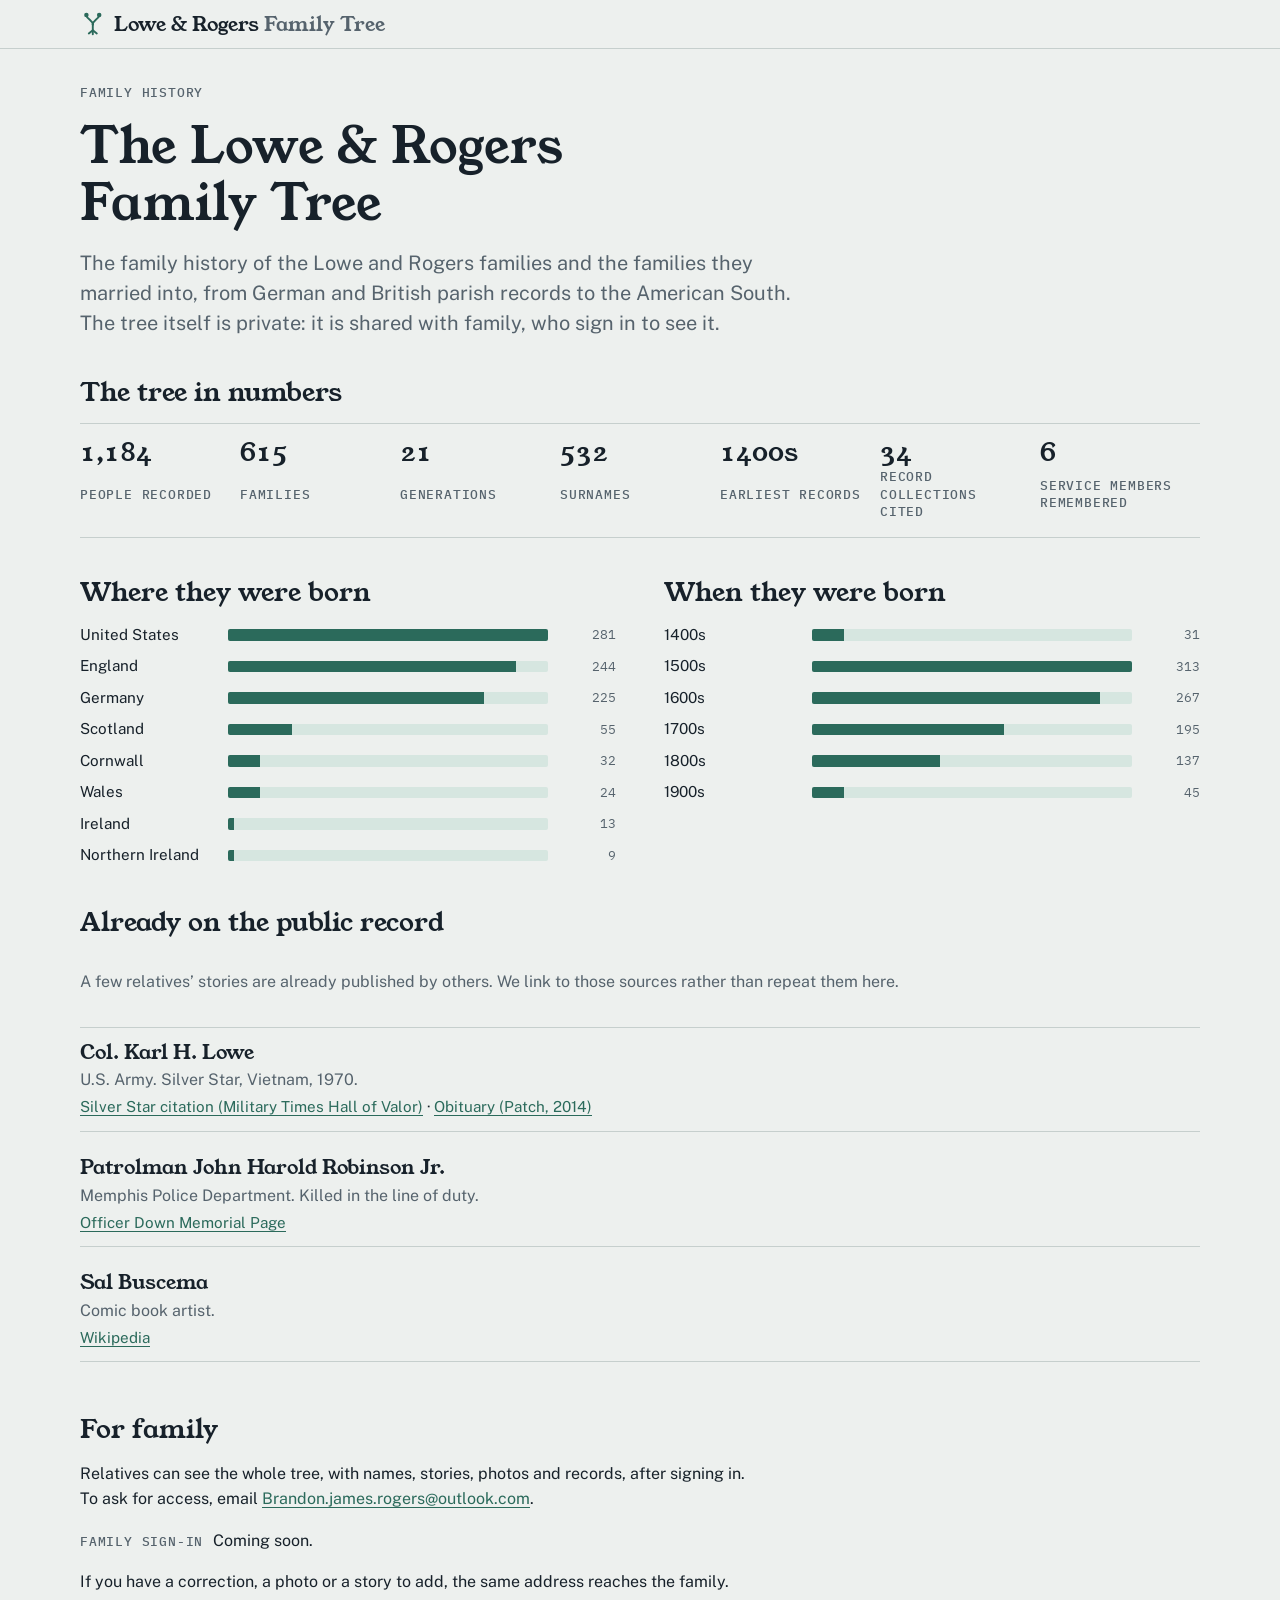
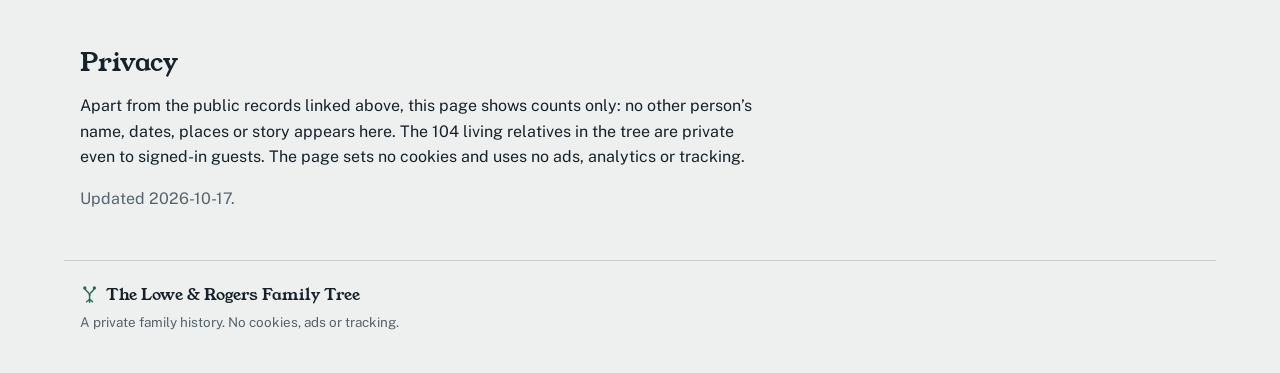
<file: site/index.html>
<!doctype html>
<html lang="en">
<head>
<meta charset="utf-8">
<meta name="viewport" content="width=device-width, initial-scale=1, viewport-fit=cover">
<meta http-equiv="Content-Security-Policy" content="default-src 'none'; style-src 'self'; font-src 'self'; img-src 'self' data:; manifest-src 'self'; base-uri 'none'; form-action 'none'">
<meta name="referrer" content="no-referrer">
<title>Lowe &amp; Rogers Family Tree</title>
<meta name="description" content="The Lowe and Rogers family history, in numbers. The tree is private and shared with family.">
<link rel="canonical" href="https://dmvthrowers.club/Family-tree-public/">
<meta name="color-scheme" content="light dark">
<meta name="theme-color" content="#edf0ee" media="(prefers-color-scheme: light)">
<meta name="theme-color" content="#10161b" media="(prefers-color-scheme: dark)">
<meta property="og:type" content="website">
<meta property="og:site_name" content="Lowe &amp; Rogers Family Tree">
<meta property="og:title" content="Lowe &amp; Rogers Family Tree">
<meta property="og:description" content="The Lowe and Rogers family history, in numbers. The tree is private and shared with family.">
<meta property="og:url" content="https://dmvthrowers.club/Family-tree-public/">
<meta property="og:image" content="https://dmvthrowers.club/Family-tree-public/assets/social-card.png">
<meta property="og:image:width" content="1200">
<meta property="og:image:height" content="630">
<meta property="og:image:alt" content="Lowe &amp; Rogers Family Tree">
<meta name="twitter:card" content="summary_large_image">
<link rel="icon" href="assets/icon.svg" type="image/svg+xml">
<link rel="icon" href="favicon.ico" sizes="32x32">
<link rel="apple-touch-icon" href="assets/apple-touch-icon.png">
<link rel="manifest" href="site.webmanifest">
<link rel="author" href="humans.txt">
<link rel="stylesheet" href="assets/site.css">
</head>
<body>
<a class="skip" href="#view">Skip to content</a>
<header class="bar"><div class="bar-in"><a class="brand" href=""><svg class="emblem" aria-hidden="true" focusable="false" xmlns="http://www.w3.org/2000/svg" viewBox="0 0 32 32"><g fill="none" stroke="currentColor" stroke-width="2.4" stroke-linecap="round" stroke-linejoin="round"><path d="M16 29V17"/><path d="M16 17C16 12 10 11 8 6"/><path d="M16 17C16 12 22 11 24 6"/><path d="M16 24l-5 4M16 24l5 4"/></g><circle cx="8" cy="5" r="2.8" fill="currentColor"/><circle cx="24" cy="5" r="2.8" fill="currentColor"/></svg><span class="brand-name">Lowe &amp; Rogers <span>Family Tree</span></span></a></div></header>
<main id="view" class="wrap" tabindex="-1"><section class="hero"><span class="label">Family history</span><h1>The Lowe &amp; Rogers Family Tree</h1><p>The family history of the Lowe and Rogers families and the families they married into, from German and British parish records to the American South. The tree itself is private: it is shared with family, who sign in to see it.</p></section><section class="section" aria-labelledby="by-numbers"><h2 id="by-numbers">The tree in numbers</h2><div class="stats"><div class="stat"><b class="num">1,184</b><span class="label">people recorded</span></div><div class="stat"><b class="num">615</b><span class="label">families</span></div><div class="stat"><b class="num">21</b><span class="label">generations</span></div><div class="stat"><b class="num">532</b><span class="label">surnames</span></div><div class="stat"><b class="num">1400s</b><span class="label">earliest records</span></div><div class="stat"><b class="num">34</b><span class="label">record collections cited</span></div><div class="stat"><b class="num">6</b><span class="label">service members remembered</span></div></div></section><section class="section split"><div><h2>Where they were born</h2><ul class="bars" aria-label="Births by country"><li><span class="bar-k">United States</span><span class="bar-v"><span class="bar-fill bar-10"></span></span><span class="bar-n num">281</span></li><li><span class="bar-k">England</span><span class="bar-v"><span class="bar-fill bar-9"></span></span><span class="bar-n num">244</span></li><li><span class="bar-k">Germany</span><span class="bar-v"><span class="bar-fill bar-8"></span></span><span class="bar-n num">225</span></li><li><span class="bar-k">Scotland</span><span class="bar-v"><span class="bar-fill bar-2"></span></span><span class="bar-n num">55</span></li><li><span class="bar-k">Cornwall</span><span class="bar-v"><span class="bar-fill bar-1"></span></span><span class="bar-n num">32</span></li><li><span class="bar-k">Wales</span><span class="bar-v"><span class="bar-fill bar-1"></span></span><span class="bar-n num">24</span></li><li><span class="bar-k">Ireland</span><span class="bar-v"><span class="bar-fill bar-0"></span></span><span class="bar-n num">13</span></li><li><span class="bar-k">Northern Ireland</span><span class="bar-v"><span class="bar-fill bar-0"></span></span><span class="bar-n num">9</span></li></ul></div><div><h2>When they were born</h2><ul class="bars" aria-label="Births by century"><li><span class="bar-k">1400s</span><span class="bar-v"><span class="bar-fill bar-1"></span></span><span class="bar-n num">31</span></li><li><span class="bar-k">1500s</span><span class="bar-v"><span class="bar-fill bar-10"></span></span><span class="bar-n num">313</span></li><li><span class="bar-k">1600s</span><span class="bar-v"><span class="bar-fill bar-9"></span></span><span class="bar-n num">267</span></li><li><span class="bar-k">1700s</span><span class="bar-v"><span class="bar-fill bar-6"></span></span><span class="bar-n num">195</span></li><li><span class="bar-k">1800s</span><span class="bar-v"><span class="bar-fill bar-4"></span></span><span class="bar-n num">137</span></li><li><span class="bar-k">1900s</span><span class="bar-v"><span class="bar-fill bar-1"></span></span><span class="bar-n num">45</span></li></ul></div></section><section class="section" aria-labelledby="public-record"><h2 id="public-record">Already on the public record</h2><p class="muted">A few relatives&rsquo; stories are already published by others. We link to those sources rather than repeat them here.</p><ul class="hl"><li><span class="hl-name">Col. Karl H. Lowe</span> <span class="muted">U.S. Army. Silver Star, Vietnam, 1970.</span><span class="hl-links"><a href="https://valor.militarytimes.com/?p=115525" rel="noopener noreferrer">Silver Star citation (Military Times Hall of Valor)</a> &middot; <a href="https://patch.com/virginia/fairfaxcity/col-karl-lowe-71" rel="noopener noreferrer">Obituary (Patch, 2014)</a></span></li><li><span class="hl-name">Patrolman John Harold Robinson Jr.</span> <span class="muted">Memphis Police Department. Killed in the line of duty.</span><span class="hl-links"><a href="https://www.odmp.org/officer/15328" rel="noopener noreferrer">Officer Down Memorial Page</a></span></li><li><span class="hl-name">Sal Buscema</span> <span class="muted">Comic book artist.</span><span class="hl-links"><a href="https://en.wikipedia.org/wiki/Sal_Buscema" rel="noopener noreferrer">Wikipedia</a></span></li></ul></section><section class="section prose" aria-labelledby="family"><h2 id="family">For family</h2><p>Relatives can see the whole tree, with names, stories, photos and records, after signing in. To ask for access, email <a href="mailto:Brandon.james.rogers@outlook.com">Brandon.james.rogers@outlook.com</a>.</p><p class="soon"><span class="label">Family sign-in</span> Coming soon.</p><p>If you have a correction, a photo or a story to add, the same address reaches the family.</p></section><section class="section prose" aria-labelledby="privacy"><h2 id="privacy">Privacy</h2><p>Apart from the public records linked above, this page shows counts only: no other person&rsquo;s name, dates, places or story appears here. The 104 living relatives in the tree are private even to signed-in guests. The page sets no cookies and uses no ads, analytics or tracking.</p><p class="muted">Updated 2026-10-17.</p></section></main>
<footer class="foot wrap"><p class="foot-brand"><svg class="emblem" aria-hidden="true" focusable="false" xmlns="http://www.w3.org/2000/svg" viewBox="0 0 32 32"><g fill="none" stroke="currentColor" stroke-width="2.4" stroke-linecap="round" stroke-linejoin="round"><path d="M16 29V17"/><path d="M16 17C16 12 10 11 8 6"/><path d="M16 17C16 12 22 11 24 6"/><path d="M16 24l-5 4M16 24l5 4"/></g><circle cx="8" cy="5" r="2.8" fill="currentColor"/><circle cx="24" cy="5" r="2.8" fill="currentColor"/></svg> The Lowe &amp; Rogers Family Tree</p><p>A private family history. No cookies, ads or tracking.</p></footer>
</body>
</html>
</file>
<file: site/assets/site.css>
@font-face { font-family: "Young Serif"; font-style: normal; font-weight: 400; font-display: swap; src: url(fonts/young-serif.woff2) format("woff2"); }
@font-face { font-family: "Public Sans"; font-style: normal; font-weight: 100 900; font-display: swap; src: url(fonts/public-sans.woff2) format("woff2"); }
@font-face { font-family: "Public Sans"; font-style: italic; font-weight: 400; font-display: swap; src: url(fonts/public-sans-italic.woff2) format("woff2"); }
@font-face { font-family: "IBM Plex Mono"; font-style: normal; font-weight: 400; font-display: swap; src: url(fonts/ibm-plex-mono-400.woff2) format("woff2"); }
@font-face { font-family: "IBM Plex Mono"; font-style: normal; font-weight: 500; font-display: swap; src: url(fonts/ibm-plex-mono-500.woff2) format("woff2"); }
/* Layout: a records-office ledger. One reading column for people, a wide
   working area for the tree; ink on cool archival paper, verdigris accent
   (the oxidized bronze of grave markers and plaques). */
:root {
  --paper: #edf0ee;
  --card: #f8faf9;
  --ink: #17212a;
  --muted: #56636d;
  --rule: #c6cfcd;
  --accent: #2b6a5b;
  --accent-soft: #d6e6e0;
  --living: #5f6a74;
  --display: "Young Serif", "Iowan Old Style", Georgia, serif;
  --body: "Public Sans", "Segoe UI", system-ui, sans-serif;
  --mono: "IBM Plex Mono", ui-monospace, "SFMono-Regular", Menlo, monospace;
  --step--1: 0.84rem;
  --step-0: 1rem;
  --step-1: 1.25rem;
  --step-2: 1.6rem;
  --step-3: clamp(2rem, 1.4rem + 2.6vw, 3.1rem);
}
@media (prefers-color-scheme: dark) {
  :root:not([data-theme="light"]) {
    --paper: #10161b; --card: #172028; --ink: #e1e7e9; --muted: #95a3ac;
    --rule: #2b3843; --accent: #7cc3ae; --accent-soft: #1f3a34; --living: #8a96a0;
    color-scheme: dark;
  }
}
:root[data-theme="dark"] {
  --paper: #10161b; --card: #172028; --ink: #e1e7e9; --muted: #95a3ac;
  --rule: #2b3843; --accent: #7cc3ae; --accent-soft: #1f3a34; --living: #8a96a0;
  color-scheme: dark;
}

* { box-sizing: border-box; }
html { -webkit-text-size-adjust: 100%; }
body {
  margin: 0; background: var(--paper); color: var(--ink);
  font: 400 var(--step-0)/1.6 var(--body);
}
a { color: var(--accent); text-underline-offset: 0.18em; }
a:focus-visible, button:focus-visible, input:focus-visible, summary:focus-visible {
  outline: 2px solid var(--accent); outline-offset: 2px;
}
h1, h2, h3 { font-family: var(--display); font-weight: 400; line-height: 1.15; text-wrap: balance; margin: 0; }
h1 { font-size: var(--step-3); }
h2 { font-size: var(--step-2); }
h3 { font-size: var(--step-1); }
.wrap {
  max-width: 72rem; margin: 0 auto;
  padding-left: max(16px, env(safe-area-inset-left, 0px));
  padding-right: max(16px, env(safe-area-inset-right, 0px));
}
.label {
  font: 500 var(--step--1)/1.3 var(--mono); letter-spacing: 0.06em;
  text-transform: uppercase; color: var(--muted);
}
.muted { color: var(--muted); }
.num { font-variant-numeric: tabular-nums; }

/* Top bar */
.bar {
  position: sticky; top: env(safe-area-inset-top, 0px); z-index: 5;
  background: var(--paper); border-bottom: 1px solid var(--rule);
}
.bar-in {
  max-width: 72rem; margin: 0 auto; display: flex; flex-wrap: wrap;
  align-items: baseline; justify-content: space-between; gap: 0.25rem 1.5rem;
  padding-block: 0.7rem;
  padding-left: max(16px, env(safe-area-inset-left, 0px));
  padding-right: max(16px, env(safe-area-inset-right, 0px));
}
.brand { display: inline-flex; align-items: center; gap: 0.5rem; font: 400 var(--step-1)/1.2 var(--display); color: var(--ink); text-decoration: none; }
.brand .emblem { width: 1.6rem; height: 1.6rem; color: var(--accent); flex: none; }
.brand .brand-name { color: var(--ink); }
.brand .brand-name span { color: var(--muted); }
.bar nav { display: flex; flex-wrap: wrap; gap: 0.2rem 1.1rem; }
.bar nav a {
  font: 500 var(--step--1)/1.6 var(--mono); letter-spacing: 0.06em; text-transform: uppercase;
  color: var(--muted); text-decoration: none; border-bottom: 2px solid transparent;
}
.bar nav a[aria-current="page"] { color: var(--ink); border-bottom-color: var(--accent); }

main { padding-block: 2.2rem 3rem; display: grid; gap: 2.5rem; outline: none; }
.foot { display: grid; gap: 0.4rem; padding-block: 1.5rem 2.5rem; border-top: 1px solid var(--rule); color: var(--muted); font-size: var(--step--1); }
.foot p { max-width: 44rem; margin: 0; }
.foot-brand { display: flex; align-items: center; gap: 0.45rem; font: 400 var(--step-0)/1.3 var(--display); color: var(--ink); }
.foot-brand .emblem { width: 1.2rem; height: 1.2rem; color: var(--accent); }

/* Skip link: off-screen until focused */
.skip { position: absolute; left: 16px; top: -3rem; z-index: 10; padding: 0.4rem 0.8rem;
  background: var(--card); color: var(--ink); border: 1px solid var(--accent); }
.skip:focus { top: 0.5rem; }

/* Reading pages (About, not found) */
.prose { max-width: 42rem; display: grid; gap: 0.9rem; }
.prose h2 { margin-top: 0.8rem; }
.prose p { margin: 0; }

/* Home */
.hero { display: grid; gap: 1rem; max-width: 46rem; }
.hero p { margin: 0; font-size: var(--step-1); line-height: 1.5; color: var(--muted); }
.stats {
  display: grid; grid-template-columns: repeat(auto-fit, minmax(9rem, 1fr));
  border-top: 1px solid var(--rule); border-bottom: 1px solid var(--rule);
}
.stat { padding: 1rem 1rem 1rem 0; display: grid; gap: 0.15rem; }
.stat b { font: 400 var(--step-2)/1 var(--display); font-variant-numeric: tabular-nums; }
.section { display: grid; gap: 1rem; }
.section-head { display: flex; flex-wrap: wrap; align-items: baseline; justify-content: space-between; gap: 0.5rem 1rem; }
.cards { display: grid; grid-template-columns: repeat(auto-fill, minmax(16rem, 1fr)); gap: 1rem; }
.card {
  background: var(--card); border: 1px solid var(--rule); border-radius: 4px;
  padding: 1rem 1.1rem; display: grid; gap: 0.35rem; align-content: start;
  color: var(--ink); text-decoration: none;
}
a.card:hover { border-color: var(--accent); }
.card .who { font: 400 var(--step-1)/1.25 var(--display); }
.card p { margin: 0; color: var(--muted); font-size: 0.95rem; }

/* Lists */
.search { display: flex; flex-wrap: wrap; gap: 0.75rem; align-items: center; }
.search input {
  flex: 1 1 18rem; min-width: 0; font: inherit; color: var(--ink); background: var(--card);
  border: 1px solid var(--rule); border-radius: 4px; padding: 0.6rem 0.8rem;
}
.chip {
  font: 500 var(--step--1)/1 var(--mono); letter-spacing: 0.04em; color: var(--accent);
  background: var(--accent-soft); border: 0; border-radius: 999px; padding: 0.45rem 0.75rem; cursor: pointer;
}
.rows { list-style: none; margin: 0; padding: 0; border-top: 1px solid var(--rule); }
.rows li {
  display: grid; grid-template-columns: minmax(0, 1.4fr) 7.5rem minmax(0, 1.6fr);
  gap: 0.25rem 1rem; padding: 0.55rem 0; border-bottom: 1px solid var(--rule); align-items: baseline;
}
.rows .yrs { font-family: var(--mono); font-size: var(--step--1); color: var(--muted); font-variant-numeric: tabular-nums; }
.rows .pl { color: var(--muted); font-size: 0.92rem; min-width: 0; overflow-wrap: anywhere; }
.more { justify-self: start; font: inherit; color: var(--accent); background: none; border: 1px solid var(--rule); border-radius: 4px; padding: 0.5rem 0.9rem; cursor: pointer; }
.surnames { display: grid; grid-template-columns: repeat(auto-fill, minmax(12rem, 1fr)); gap: 0 1.5rem; }
.surnames button {
  display: flex; justify-content: space-between; gap: 1rem; width: 100%; text-align: left;
  font: inherit; color: var(--ink); background: none; border: 0; border-bottom: 1px solid var(--rule);
  padding: 0.45rem 0; cursor: pointer;
}
.surnames button:hover .sn { color: var(--accent); }
.surnames .ct { font-family: var(--mono); font-size: var(--step--1); color: var(--muted); }
.letter { grid-column: 1 / -1; font: 400 var(--step-2)/1 var(--display); color: var(--accent); padding-top: 1.2rem; }

/* Person */
.person { display: grid; gap: 2.2rem; grid-template-columns: minmax(0, 1fr) minmax(0, 20rem); align-items: start; }
.person > .col { display: grid; gap: 2rem; min-width: 0; }
.ph { display: grid; gap: 0.5rem; }
.ph .life { font: 400 var(--step-1)/1.3 var(--mono); color: var(--muted); font-variant-numeric: tabular-nums; }
.ph .aka { margin: 0; color: var(--muted); }
.facts { width: 100%; border-collapse: collapse; }
.facts th, .facts td { text-align: left; vertical-align: top; padding: 0.6rem 0.75rem 0.6rem 0; border-bottom: 1px solid var(--rule); }
.facts th { width: 8.5rem; font: 500 var(--step--1)/1.6 var(--mono); letter-spacing: 0.05em; text-transform: uppercase; color: var(--muted); }
.facts .d { font-variant-numeric: tabular-nums; }
.facts .x { display: block; color: var(--muted); font-size: 0.93rem; }
.notes { display: grid; gap: 0.8rem; max-width: 42rem; }
.notes p { margin: 0; }
.src { margin: 0; padding-left: 1.1rem; color: var(--muted); font-size: 0.93rem; }
.refs { border-top: 1px solid var(--rule); padding-top: 1.2rem; }
.refs h2 { font-size: var(--step-1); }
.refs .src { display: grid; gap: 0.45rem; padding-left: 1.4rem; overflow-wrap: anywhere; }
.refs .src .x { display: block; font-size: 0.86rem; }
.refs-note { margin: 0; font-size: var(--step--1); }
details { border-top: 1px solid var(--rule); padding-top: 0.8rem; }
summary { cursor: pointer; color: var(--muted); }
details ul { margin: 0.6rem 0 0; padding-left: 1.1rem; color: var(--muted); font-size: 0.9rem; overflow-wrap: anywhere; }
.fam { background: var(--card); border: 1px solid var(--rule); border-radius: 4px; padding: 1rem 1.1rem; display: grid; gap: 1.1rem; }
.fam-group { display: grid; gap: 0.35rem; }
.fam-group ul { list-style: none; margin: 0; padding: 0; display: grid; gap: 0.3rem; }
.fam-group li { display: flex; flex-wrap: wrap; justify-content: space-between; gap: 0 0.75rem; }
.fam-group .yrs { font-family: var(--mono); font-size: var(--step--1); color: var(--muted); }
.fam-group .tag { flex-basis: 100%; font-size: 0.85rem; color: var(--muted); }
.living { color: var(--living); font-style: italic; }
.btn {
  justify-self: start; display: inline-block; font: 500 var(--step--1)/1 var(--mono); letter-spacing: 0.06em;
  text-transform: uppercase; color: var(--paper); background: var(--accent); border-radius: 4px;
  padding: 0.7rem 1rem; text-decoration: none;
}

/* Tree */
.tree-head { display: flex; flex-wrap: wrap; justify-content: space-between; align-items: end; gap: 0.75rem 1.5rem; }
.tree-scroll { overflow-x: auto; padding-bottom: 0.5rem; }
.pedigree {
  display: grid; grid-template-columns: repeat(4, minmax(11rem, 1fr)); grid-template-rows: repeat(8, minmax(4.2rem, auto));
  column-gap: 1.6rem; row-gap: 0.45rem; min-width: 50rem;
}
.slot { position: relative; display: flex; align-items: center; }
.slot::before {
  content: ""; position: absolute; left: -1.6rem; width: 1.6rem; top: 50%; border-top: 1px solid var(--rule);
}
.slot.g0::before { display: none; }
.node {
  width: 100%; background: var(--card); border: 1px solid var(--rule); border-left: 3px solid var(--accent);
  border-radius: 4px; padding: 0.5rem 0.7rem; display: grid; gap: 0.1rem; text-decoration: none; color: var(--ink);
}
a.node:hover { border-color: var(--accent); }
.node .nm { font-weight: 600; line-height: 1.25; overflow-wrap: anywhere; }
.node .yr { font: 400 var(--step--1)/1.3 var(--mono); color: var(--muted); font-variant-numeric: tabular-nums; }
.node.empty { border-style: dashed; border-left-width: 1px; color: var(--muted); background: transparent; }
.node.liv { border-left-color: var(--living); }
.node.root { border-left-width: 6px; }
.kids { display: flex; flex-wrap: wrap; gap: 0.5rem; }
.kids a, .kids span { background: var(--card); border: 1px solid var(--rule); border-radius: 4px; padding: 0.35rem 0.65rem; font-size: 0.95rem; text-decoration: none; }

@media (max-width: 760px) {
  .person { grid-template-columns: minmax(0, 1fr); }
  .rows li { grid-template-columns: minmax(0, 1fr) auto; }
  .rows .pl { grid-column: 1 / -1; }
  .facts th { width: 6.5rem; }
  .pedigree { grid-template-rows: repeat(8, minmax(3.4rem, auto)); grid-template-columns: repeat(4, 10.5rem); min-width: 0; column-gap: 1.2rem; }
  .slot::before { left: -1.2rem; width: 1.2rem; }
}
@media (prefers-reduced-motion: no-preference) {
  main { animation: rise 0.25s ease-out both; }
  @keyframes rise { from { transform: translateY(4px); } to { transform: none; } }
}

/* Whole tree */
.whole-tools { display: flex; flex-wrap: wrap; align-items: center; gap: 0.5rem; }
.whole-tools input {
  width: 12rem; max-width: 100%; font: inherit; color: var(--ink); background: var(--card);
  border: 1px solid var(--rule); border-radius: 4px; padding: 0.45rem 0.7rem;
}
.tool {
  min-width: 2.4rem; font: 500 var(--step--1)/1 var(--mono); color: var(--ink); background: var(--card);
  border: 1px solid var(--rule); border-radius: 4px; padding: 0.55rem 0.7rem; cursor: pointer;
}
.tool:hover { border-color: var(--accent); }
.whole-hits { list-style: none; margin: 0; padding: 0; border: 1px solid var(--rule); border-radius: 4px; background: var(--card); max-width: 26rem; }
.whole-hits li + li { border-top: 1px solid var(--rule); }
.whole-hits button { display: flex; justify-content: space-between; gap: 1rem; width: 100%; font: inherit; color: var(--ink); background: none; border: 0; padding: 0.5rem 0.75rem; text-align: left; cursor: pointer; }
.whole-hits .yrs, .wcard .yrs { font-family: var(--mono); font-size: var(--step--1); color: var(--muted); }
.whole-hits .muted { padding: 0.5rem 0.75rem; }
.stage {
  position: relative; height: clamp(420px, 72vh, 900px); border: 1px solid var(--rule); border-radius: 4px;
  overflow: hidden; background: var(--paper); touch-action: none;
}
.stage canvas { position: absolute; inset: 0; width: 100%; height: 100%; display: block; cursor: grab; }
.stage canvas:active { cursor: grabbing; }
.wcard {
  position: absolute; left: 0.75rem; bottom: 0.75rem; max-width: min(20rem, calc(100% - 1.5rem));
  display: grid; gap: 0.2rem; background: var(--card); border: 1px solid var(--rule); border-left: 3px solid var(--accent);
  border-radius: 4px; padding: 0.7rem 0.9rem;
}
.wcard b { font: 400 var(--step-1)/1.2 var(--display); }
.wlinks { display: flex; flex-wrap: wrap; gap: 0.2rem 1rem; margin-top: 0.3rem; }
.btn-quiet { color: var(--accent); background: transparent; border: 1px solid var(--accent); }
aside.col .btn { margin-top: 0; }

/* Focus views: fan chart, family circle, research gaps */
:root { --q0: #2b6a5b; --q1: #5d7f3a; --q2: #8a5a2b; --q3: #6a4f86; }
@media (prefers-color-scheme: dark) { :root:not([data-theme="light"]) { --q0: #7cc3ae; --q1: #a9c77f; --q2: #d9a56c; --q3: #b9a1d9; } }
:root[data-theme="dark"] { --q0: #7cc3ae; --q1: #a9c77f; --q2: #d9a56c; --q3: #b9a1d9; }
.focus-tabs { display: flex; flex-wrap: wrap; gap: 0.3rem 1.2rem; border-bottom: 1px solid var(--rule); }
.focus-tabs a { font: 500 var(--step--1)/2 var(--mono); letter-spacing: 0.05em; text-transform: uppercase; color: var(--muted); text-decoration: none; border-bottom: 2px solid transparent; }
.focus-tabs a[aria-current="page"] { color: var(--ink); border-bottom-color: var(--accent); }
.btn-row { display: flex; flex-wrap: wrap; gap: 0.5rem; }
.fan-tools { display: flex; flex-wrap: wrap; align-items: center; gap: 0.5rem 0.75rem; }
.fan-tools .chip { text-decoration: none; }
.fan-tools .chip[aria-current="true"] { background: var(--accent); color: var(--paper); }
.legend { display: flex; flex-wrap: wrap; align-items: center; gap: 0.3rem 0.6rem; font-size: var(--step--1); color: var(--muted); }
.sw { display: inline-block; width: 0.8rem; height: 0.8rem; border-radius: 2px; vertical-align: -0.1em; }
.sw.q0 { background: var(--q0); } .sw.q1 { background: var(--q1); } .sw.q2 { background: var(--q2); } .sw.q3 { background: var(--q3); }
.sw.gap { border: 1px dashed var(--muted); }
svg.fan { width: 100%; min-width: 34rem; max-width: 64rem; height: auto; display: block; margin: 0 auto; }
.seg { stroke: var(--paper); stroke-width: 1.5; }
.seg.q0 { fill: var(--q0); } .seg.q1 { fill: var(--q1); } .seg.q2 { fill: var(--q2); } .seg.q3 { fill: var(--q3); }
.seg.gap { fill: var(--paper); stroke: var(--muted); stroke-dasharray: 4 3; }
.seg.liv { fill: var(--living); }
.seg.root { fill: var(--card); stroke: var(--accent); stroke-width: 2; }
a:hover > .seg:not(.gap), a:focus > .seg:not(.gap) { opacity: 0.85; }
.seg-t { fill: var(--paper); font: 600 11px var(--body); text-anchor: middle; pointer-events: none; }
.seg-t .seg-y, .seg-y { font: 400 9.5px var(--mono); }
.seg-t.gap-t { fill: var(--muted); font-weight: 400; }
.root-t { fill: var(--ink); font: 400 15px var(--display); }
text.seg-y { fill: var(--muted); }
svg.circle { width: 100%; min-width: 40rem; max-width: 62rem; height: auto; display: block; margin: 0 auto; }
.circle .ring { fill: none; stroke: var(--rule); stroke-dasharray: 2 5; }
.circle line { stroke: var(--rule); stroke-width: 1.2; }
.cn rect { fill: var(--card); stroke: var(--rule); rx: 4; }
.cn.me rect { fill: var(--accent-soft); stroke: var(--accent); stroke-width: 2; }
.cn.liv rect { fill: var(--paper); stroke: var(--living); stroke-dasharray: 3 3; }
.cn.gap rect { stroke-dasharray: 4 3; }
a:hover > .cn rect, a:focus > .cn rect { stroke: var(--accent); }
.cn text { fill: var(--ink); font: 600 13px var(--body); }
.cn.me text { font: 400 16px var(--display); }
.cn text.cy, .cn.me text.cy { fill: var(--muted); font: 400 11px var(--mono); }
.cn text.living { fill: var(--living); font-style: italic; font-weight: 400; }
.ring-label { fill: var(--muted); font: 500 11px var(--mono); letter-spacing: 0.06em; text-transform: uppercase; }
.gap-tools { display: flex; flex-wrap: wrap; align-items: center; gap: 0.75rem; }
.gap-group { display: grid; gap: 0.5rem; max-width: 46rem; }
.gap-group h2 { font-size: var(--step-1); }
.gap-list { margin: 0; padding-left: 1.2rem; display: grid; gap: 0.35rem; }
.gap-text { width: 100%; max-width: 46rem; min-height: 12rem; font: 400 var(--step--1)/1.5 var(--mono); color: var(--ink); background: var(--card); border: 1px solid var(--rule); border-radius: 4px; padding: 0.75rem; }
.edition { padding-block: 0.6rem; background: var(--accent-soft); color: var(--ink); font-size: var(--step--1); }
.seg-t.r4 { font-size: 9.5px; } .seg-t.r4 .seg-y { font-size: 8.5px; }
svg.circle { max-width: 68rem; }

/* Family lines: one colour per surname line. */
:root { --l0: #2b6a5b; --l1: #8a5a2b; --l2: #6a4f86; --l3: #5d7f3a; --l4: #9a3f4f; --l5: #2f6390; --l6: #8a7a2b; --l7: #4f6b6b; }
@media (prefers-color-scheme: dark) { :root:not([data-theme="light"]) { --l0: #7cc3ae; --l1: #d9a56c; --l2: #b9a1d9; --l3: #a9c77f; --l4: #e39aa6; --l5: #8cbbe6; --l6: #d9c97c; --l7: #a3c0c0; } }
:root[data-theme="dark"] { --l0: #7cc3ae; --l1: #d9a56c; --l2: #b9a1d9; --l3: #a9c77f; --l4: #e39aa6; --l5: #8cbbe6; --l6: #d9c97c; --l7: #a3c0c0; }
ul.legend { list-style: none; padding: 0; margin: 0 0 1rem; }
ul.legend li { display: inline-flex; align-items: center; gap: 0.35rem; }
.sw.l0, .stripe.l0 { background: var(--l0); fill: var(--l0); } .sw.l1, .stripe.l1 { background: var(--l1); fill: var(--l1); }
.sw.l2, .stripe.l2 { background: var(--l2); fill: var(--l2); } .sw.l3, .stripe.l3 { background: var(--l3); fill: var(--l3); }
.sw.l4, .stripe.l4 { background: var(--l4); fill: var(--l4); } .sw.l5, .stripe.l5 { background: var(--l5); fill: var(--l5); }
.sw.l6, .stripe.l6 { background: var(--l6); fill: var(--l6); } .sw.l7, .stripe.l7 { background: var(--l7); fill: var(--l7); }
svg.lines { display: block; height: auto; max-width: none; margin: 0 auto; }
.lines line { stroke: var(--rule); stroke-width: 1.4; }
.lines line.marr { stroke: var(--muted); stroke-width: 2; }
.lines line.inl { stroke-dasharray: 4 4; }
.cn.ln rect.stripe { stroke: none; }
.cn.lme > rect:first-child { fill: var(--accent-soft); stroke: var(--accent); stroke-width: 2; }
ul.roots { list-style: none; padding: 0; margin: 0.5rem 0 0; display: grid; gap: 0.25rem; font-size: var(--step--1); }

/* Personal touches. Origin: a thin band in a birthplace's colors. Themes: a
   service member's or career's own accent, used sparingly on their page only. */
.origin { margin: 0; display: flex; flex-wrap: wrap; align-items: center; gap: 0.2rem 0.55rem; font-size: var(--step--1); color: var(--muted); }
.origin .band { display: inline-flex; width: 2.1rem; height: 0.55rem; border: 1px solid var(--rule); flex: none; }
.origin .band i { flex: 1; }
.origin .own { font-style: italic; }
.ph .titles { margin: 0; font: 400 var(--step-1)/1.35 var(--display); color: var(--muted); }
.crumbs { font-size: var(--step--1); color: var(--muted); }
.permalink { margin: 0; font-size: var(--step--1); color: var(--muted); }
.az { display: flex; flex-wrap: wrap; gap: 0.3rem 0.9rem; font: 500 var(--step-0)/1.6 var(--mono); }

.svc { background: var(--card); border: 1px solid var(--rule); border-top: 3px solid var(--tone, var(--accent)); border-radius: 4px; padding: 1.1rem 1.2rem 1.2rem; gap: 1.1rem; }
.svc h2 { color: var(--accent); }
.svc-marks { display: flex; flex-wrap: wrap; gap: 1rem 1.6rem; align-items: end; }
.svc-marks figure { margin: 0; display: grid; justify-items: center; gap: 0.4rem; max-width: 7.5rem; text-align: center; }
.svc-marks img { height: 4.6rem; width: auto; max-width: 7rem; object-fit: contain; }
.svc-marks figcaption { font-size: var(--step--1); color: var(--muted); line-height: 1.3; }
.svc-ribbons { list-style: none; margin: 0; padding: 0; display: flex; flex-wrap: wrap; gap: 0.6rem 1.4rem; }
.svc-ribbons li { display: flex; align-items: center; gap: 0.55rem; font-size: 0.95rem; }
.svc-ribbons img { height: 1.05rem; width: auto; outline: 1px solid rgb(0 0 0 / 0.25); }
.svc-lines { margin: 0; display: grid; gap: 0.45rem; }
.svc-lines div { display: grid; grid-template-columns: 8.5rem minmax(0, 1fr); gap: 0 0.75rem; }
.svc-lines dt { font: 500 var(--step--1)/1.75 var(--mono); letter-spacing: 0.05em; text-transform: uppercase; color: var(--muted); }
.svc-lines dd { margin: 0; }
.svc-motto { margin: 0; display: flex; flex-wrap: wrap; align-items: baseline; gap: 0.2rem 0.7rem; }
.svc-motto .motto { font: 400 var(--step-2)/1.2 var(--display); font-style: italic; color: var(--accent); letter-spacing: 0.02em; }
.svc-eow { margin: 0; padding: 0.6rem 0.8rem; border-left: 4px solid var(--ink); background: var(--paper); font: 400 var(--step-1)/1.3 var(--display); }
.svc-eow .label { display: block; margin-bottom: 0.15rem; }
.svc-note { margin: 0; font-size: var(--step--1); }
@media (max-width: 30rem) { .svc-lines div { grid-template-columns: minmax(0, 1fr); } }

/* U.S. Army: Army green, with the Army's black and gold. */
.person.t-us-army { --accent: #4a5a24; --accent-soft: #e2e6d3; --tone: #b8912c; }
/* U.S. Navy: navy blue and gold. */
.person.t-us-navy { --accent: #1f3d6b; --accent-soft: #dbe3ef; --tone: #b8912c; }
/* Police: deep blue; the end-of-watch line is set apart in black. */
.person.t-police { --accent: #22406a; --accent-soft: #dce3ee; --tone: #22406a; }
/* Service in another country's forces: a quiet slate, no insignia. */
.person.t-service { --accent: #4b5863; --accent-soft: #e0e4e7; --tone: #8a949c; }
/* Continental era: the blue and buff of the Revolution. */
.person.t-continental { --accent: #24406c; --accent-soft: #e6e0d0; --tone: #c4a774; }
/* Heraldic: gules and or, for knights and office-holders. */
.person.t-heraldic { --accent: #7c2228; --accent-soft: #efe0dc; --tone: #b3924a; }
/* Artist: ink on newsprint, with a faint halftone behind the name. */
.person.t-artist { --accent: #a3262a; --accent-soft: #f1dedc; --tone: var(--ink); }
.person.t-artist .ph { background: radial-gradient(circle at 1px 1px, rgb(163 38 42 / 0.16) 1.1px, transparent 1.4px) 0 0 / 7px 7px; padding: 0.9rem 1rem; border: 2px solid var(--ink); border-radius: 2px; }
.person.t-artist .svc { border: 2px solid var(--ink); border-radius: 2px; }
@media (prefers-color-scheme: dark) {
  :root:not([data-theme="light"]) .person.t-us-army { --accent: #b9c58a; --accent-soft: #2b321b; --tone: #d4af52; }
  :root:not([data-theme="light"]) .person.t-us-navy { --accent: #93b3e3; --accent-soft: #1c2a40; --tone: #d4af52; }
  :root:not([data-theme="light"]) .person.t-police { --accent: #9db8e0; --accent-soft: #1c2a40; --tone: #9db8e0; }
  :root:not([data-theme="light"]) .person.t-service { --accent: #a8b4bd; --accent-soft: #262e35; --tone: #6f7a83; }
  :root:not([data-theme="light"]) .person.t-continental { --accent: #a3bbe2; --accent-soft: #2e2a21; --tone: #c4a774; }
  :root:not([data-theme="light"]) .person.t-heraldic { --accent: #e3999c; --accent-soft: #3a2224; --tone: #c9a95e; }
  :root:not([data-theme="light"]) .person.t-artist { --accent: #f0908f; --accent-soft: #3a2222; }
  :root:not([data-theme="light"]) .person.t-artist .ph { background-image: radial-gradient(circle at 1px 1px, rgb(240 144 143 / 0.14) 1.1px, transparent 1.4px); }
}
:root[data-theme="dark"] .person.t-us-army { --accent: #b9c58a; --accent-soft: #2b321b; --tone: #d4af52; }
:root[data-theme="dark"] .person.t-us-navy { --accent: #93b3e3; --accent-soft: #1c2a40; --tone: #d4af52; }
:root[data-theme="dark"] .person.t-police { --accent: #9db8e0; --accent-soft: #1c2a40; --tone: #9db8e0; }
:root[data-theme="dark"] .person.t-service { --accent: #a8b4bd; --accent-soft: #262e35; --tone: #6f7a83; }
:root[data-theme="dark"] .person.t-continental { --accent: #a3bbe2; --accent-soft: #2e2a21; --tone: #c4a774; }
:root[data-theme="dark"] .person.t-heraldic { --accent: #e3999c; --accent-soft: #3a2224; --tone: #c9a95e; }
:root[data-theme="dark"] .person.t-artist { --accent: #f0908f; --accent-soft: #3a2222; }

/* Splash page: the tree in numbers */
.split { display: grid; grid-template-columns: repeat(auto-fit, minmax(min(100%, 20rem), 1fr)); gap: 2rem 3rem; }
.split > div { display: grid; gap: 1rem; align-content: start; }
.bars { list-style: none; margin: 0; padding: 0; display: grid; gap: 0.45rem; }
.bars li { display: grid; grid-template-columns: 8.5rem minmax(0, 1fr) 3.5rem; gap: 0.75rem; align-items: center; }
.bar-k { font-size: 0.95rem; }
.bar-v { height: 0.7rem; background: var(--accent-soft); border-radius: 2px; overflow: hidden; }
.bar-fill { display: block; height: 100%; background: var(--accent); }
.bar-0 { width: 2%; } .bar-1 { width: 10%; } .bar-2 { width: 20%; } .bar-3 { width: 30%; } .bar-4 { width: 40%; }
.bar-5 { width: 50%; } .bar-6 { width: 60%; } .bar-7 { width: 70%; } .bar-8 { width: 80%; } .bar-9 { width: 90%; } .bar-10 { width: 100%; }
.bar-n { text-align: right; font-family: var(--mono); font-size: var(--step--1); color: var(--muted); }
.hl { list-style: none; margin: 0; padding: 0; display: grid; gap: 0.7rem; border-top: 1px solid var(--rule); }
.hl li { display: grid; gap: 0.15rem; padding: 0.7rem 0; border-bottom: 1px solid var(--rule); }
.hl-name { font: 400 var(--step-1)/1.3 var(--display); }
.hl-links { font-size: 0.95rem; }
.soon { display: flex; flex-wrap: wrap; align-items: baseline; gap: 0.6rem; }

.origin-ie .band i:nth-child(1) { background: #169b62; }
.origin-ie .band i:nth-child(2) { background: #ffffff; }
.origin-ie .band i:nth-child(3) { background: #ff883e; }
.origin-sc .band i:nth-child(1) { background: #005eb8; }
.origin-sc .band i:nth-child(2) { background: #ffffff; }
.origin-sc .band i:nth-child(3) { background: #005eb8; }
.origin-wa .band i:nth-child(1) { background: #ffffff; }
.origin-wa .band i:nth-child(2) { background: #c8102e; }
.origin-wa .band i:nth-child(3) { background: #00b140; }
.origin-kw .band i:nth-child(1) { background: #111111; }
.origin-kw .band i:nth-child(2) { background: #ffffff; }
.origin-kw .band i:nth-child(3) { background: #111111; }
.origin-en .band i:nth-child(1) { background: #ffffff; }
.origin-en .band i:nth-child(2) { background: #ce1124; }
.origin-en .band i:nth-child(3) { background: #ffffff; }
.origin-de .band i:nth-child(1) { background: #000000; }
.origin-de .band i:nth-child(2) { background: #dd0000; }
.origin-de .band i:nth-child(3) { background: #ffce00; }
.origin-ch .band i:nth-child(1) { background: #da291c; }
.origin-ch .band i:nth-child(2) { background: #ffffff; }
.origin-ch .band i:nth-child(3) { background: #da291c; }
.origin-fr .band i:nth-child(1) { background: #0055a4; }
.origin-fr .band i:nth-child(2) { background: #ffffff; }
.origin-fr .band i:nth-child(3) { background: #ef4135; }
.origin-ca .band i:nth-child(1) { background: #d80621; }
.origin-ca .band i:nth-child(2) { background: #ffffff; }
.origin-ca .band i:nth-child(3) { background: #d80621; }
</file>
